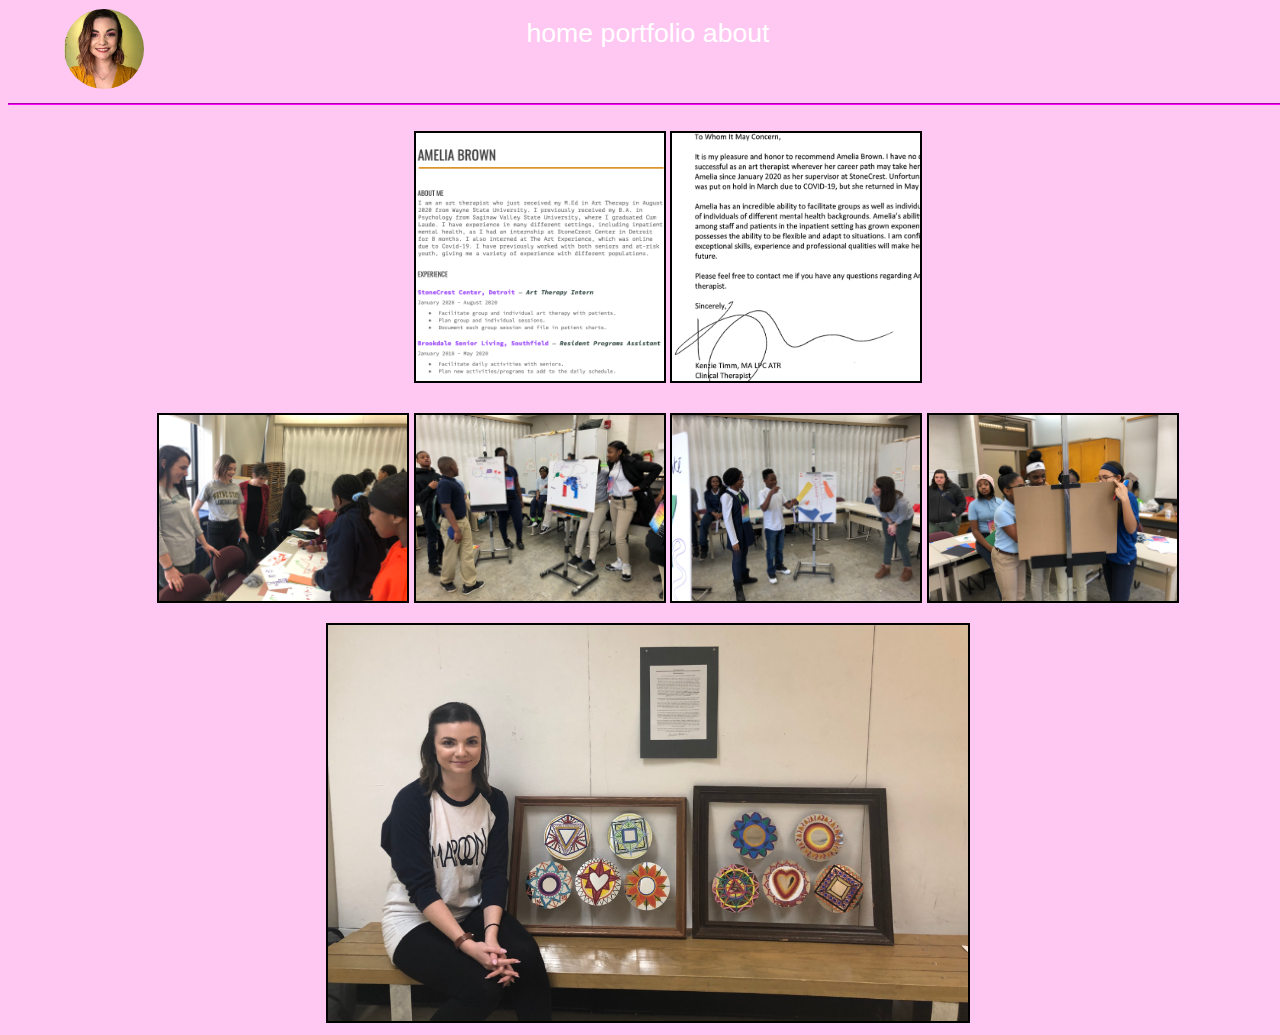
<file: index.html>
<!DOCTYPE html>
<html lang="en">
<head>
    <meta charset="UTF-8">
    <meta name="viewport" content="width=device-width, initial-scale=1.0">
    <title>Art Therapy by Amelia</title>
    <link rel="stylesheet" href="index.css">
    <script src="https://code.jquery.com/jquery-3.5.1.slim.min.js" integrity="sha256-4+XzXVhsDmqanXGHaHvgh1gMQKX40OUvDEBTu8JcmNs=" crossorigin="anonymous"></script>
</head>
<style>
    img {
    border: solid black 2px;
}
</style>
<script>
    $(function () {
    $('#portfolio').bind({
        'touchstart': function () {
            if ($(this).hasClass('hover')) {
                $(this).removeClass('hover')
            }else {
                $(this).addClass('hover')
            }
        },
        'touchcancel': function() {
            $(this).removeClass('hover')
        },
        'touchend': function() {
            $(this).removeClass('hover')
        }
    });
    $('#portfolio').on('touchend', function() {
        $(this).removeClass('hover');
    })
});

</script>

<body style="background:linear-gradient(180deg, #ffc8f3 100%, white); height: 100%">
    <div class='header' style="height: 100%; background: linear-gradient(180deg, #ffc8f3 100%, white);">
        <img id="headshot" src="/art-experientials/IMG-1617.jpg"/>
        <a href="/index.html">home</a> 
        <span class="dropdown" id="portfolio">portfolio 
            <div class="dropdown-content">
                        <a href="/myart.html" style="color: purple">my art</a> <br>
                        <a href="/artexp.html" style="color: purple" >art experientials</a><br>
                        <a href="/assignments.html" style="color: purple" >assignments</a>

            </div>
        </span>
        <a href="/about.html">about</a> 
        
    </div>
    <div class="table">
        <br><br>
        <hr style="border-color: magenta;">
        <ul class="horizontal-list">
            <li>
                <a href="Resume.pdf" id="resumeThumb">
                    <img  id="resumeThumbImg" style="max-width: 20%; border:solid 2px black; " src="resumeThumb.png">
                        <!-- <p id="resumeLabel">resume</p> -->
                    </img>
                </a>
            </li>
            <li>
                <a href="recLetter.pdf" id="recThumb">
                    <img  id="recThumbImg" style=" max-width: 20%; border:solid 2px black; " src="recThumb.png">
                        <!-- <p id="recLabel">letters of <br>recommendation</p> -->
                    </img>
                 </a>
            </li>
        </ul>
    </div>
    <div class="table">

        <ul class="horizontal-list">
            <li>
                <img style="max-width: 20%" src="/art-experientials/IMG-0808.jpg" alt="">
            </li>
            <li>
                <img style="max-width: 20%;"src="/art-experientials/IMG-0814.jpg" alt="">
            </li>
            <li>
                <img style="max-width: 20%;"src="/art-experientials/IMG-0824.jpg" alt="">
            </li>
            <li>
                <img style="max-width: 20%;"src="/art-experientials/IMG-0809.jpg" alt="">
            </li>
        </ul>
    </div>
    <img style="max-width:60%; margin-left: auto; margin-right: auto; width: 50%; border: solid black 2px"src="/my-art/IMG-0446.jpg" alt="">
    
</body>
</html>
</file>
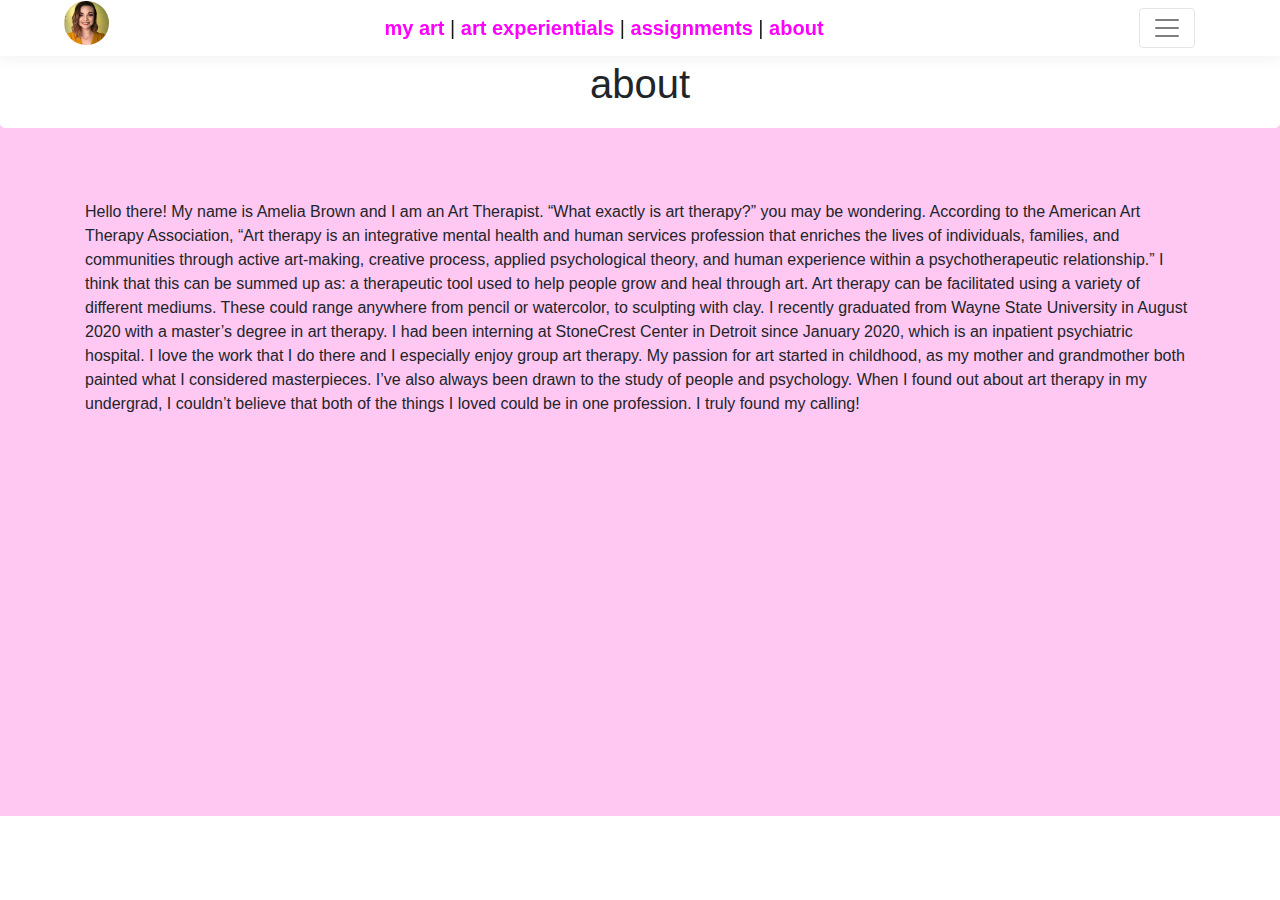
<file: about.html>
<!DOCTYPE html>
<!-- saved from url=(0049)https://getbootstrap.com/docs/4.0/examples/album/ -->
<html lang="en"><head><meta http-equiv="Content-Type" content="text/html; charset=UTF-8" style="background-color: #ffc8f3;">
    
    <meta name="viewport" content="width=device-width, initial-scale=1, shrink-to-fit=no">
    <meta name="description" content="">
    <meta name="author" content="">
    <link rel="icon" href="https://getbootstrap.com/docs/4.0/assets/img/favicons/favicon.ico">

    <title>Art Therapy by Amelia</title>

    <link rel="canonical" href="https://getbootstrap.com/docs/4.0/examples/album/">

    <!-- Bootstrap core CSS -->
    <link href="./bootStrapexample_files/bootstrap.min.css" rel="stylesheet">

    <!-- Custom styles for this template -->
    <link href="./bootStrapexample_files/album.css" rel="stylesheet">
  </head>



  <body style="background-color: #ffc8f3;">

    <header>
      <div class="collapse bg-light" id="navbarHeader">
        <div class="container" >
          <div class="row">
            <div class="col-sm-8 col-md-7 py-4">
              <h4 class="text-gray">about</h4>
              <p class="text-muted">My passion for art started in childhood, as my mother and grandmother both painted what I considered masterpieces. I’ve also always been drawn to the study of people and psychology. When I found out about art therapy in my undergrad, I couldn’t believe that both of the things I loved could be in one profession. I truly found my calling!</p>
            </div>
            <div class="col-sm-4 offset-md-1 py-4">
              <h4 class="text-gray">contact</h4>
              <ul class="list-unstyled">
                <li><a target="_blank" href="https://www.instagram.com/amelia_photo/">instagram</a></li>
                <li><a target="_blank" href="emailto:ameliaphoto94@gmail.com" >email me</a></li>
              </ul>
            </div>
          </div>
        </div>
      </div>
      <div class="navbar navbar-light box-shadow" id="header-bar">
        <div class="container d-flex justify-content-between">
            <a href="/index.html">
                <img id="headshot" src="art-experientials/IMG-1617.jpg" alt="">
              </a>
			<div class="navbar-brand d-flex align-items-center">
					<a href="/myart.html"><strong>my art</strong></a>
					&nbsp;|&nbsp;
                    <a href="/artexp.html"> <strong>art experientials</strong></a>
                    &nbsp;|&nbsp;
                    <a href="/assignments.html"><strong>assignments</strong></a>
                    &nbsp;|&nbsp;
                    <a href="/about.html"><strong>about</strong></a>
			</div>
        
          <button class="navbar-toggler" type="button" data-toggle="collapse" data-target="#navbarHeader" aria-controls="navbarHeader" aria-expanded="false" aria-label="Toggle navigation">
            <span class="navbar-toggler-icon"></span>
          </button>
        </div>
      </div>
    </header>

    <main role="main" style="background-color: #ffc8f3;">

        <section class="jumbotron text-center" style="background:white;">
          <div class="container">
            <h1 class="jumbotron-heading">about</h1>
            <!-- <p class="lead text-muted">blah blah blah.</p> -->
            <p>
   
  
            </p>
          </div>
        </section>
  
        <div class="album" id="mainpage" style="height: 100%; background:#ffc8f3">
          <div class="container" style="height: 100%; background-color: #ffc8f3;">
            <p>
                <br><br><br>
                Hello there! My name is Amelia Brown and I am an Art Therapist. “What exactly is art therapy?” you may be wondering. According to the American Art Therapy Association, “Art therapy is an integrative mental health and human services profession that enriches the lives of individuals, families, and communities through active art-making, creative process, applied psychological theory, and human experience within a psychotherapeutic relationship.” I think that this can be summed up as: a therapeutic tool used to help people grow and heal through art. Art therapy can be facilitated using a variety of different mediums. These could range anywhere from pencil or watercolor, to sculpting with clay. I recently graduated from Wayne State University in August 2020 with a master’s degree in art therapy. I had been interning at StoneCrest Center in Detroit since January 2020, which is an inpatient psychiatric hospital. I love the work that I do there and I especially enjoy group art therapy.
My passion for art started in childhood, as my mother and grandmother both painted what I considered masterpieces. I’ve also always been drawn to the study of people and psychology. When I found out about art therapy in my undergrad, I couldn’t believe that both of the things I loved could be in one profession. I truly found my calling!
            </p>
            
          </div>
        </div>
  
      </main>
      <div style="height: 100%; background-color: #ffc8f3;">
        <br><br><br><br><br><br><br><br><br><br><br><br><br><br><br><br>
      </div>


    <!-- Bootstrap core JavaScript
    ================================================== -->
    <!-- Placed at the end of the document so the pages load faster -->
    <script src="./bootStrapexample_files/jquery-3.2.1.slim.min.js.download" integrity="sha384-KJ3o2DKtIkvYIK3UENzmM7KCkRr/rE9/Qpg6aAZGJwFDMVNA/GpGFF93hXpG5KkN" crossorigin="anonymous"></script>
    <script>window.jQuery || document.write('<script src="../../assets/js/vendor/jquery-slim.min.js"><\/script>')</script>
    <script src="./bootStrapexample_files/popper.min.js.download"></script>
    <script src="./bootStrapexample_files/bootstrap.min.js.download"></script>
    <script src="./bootStrapexample_files/holder.min.js.download"></script>
</file>
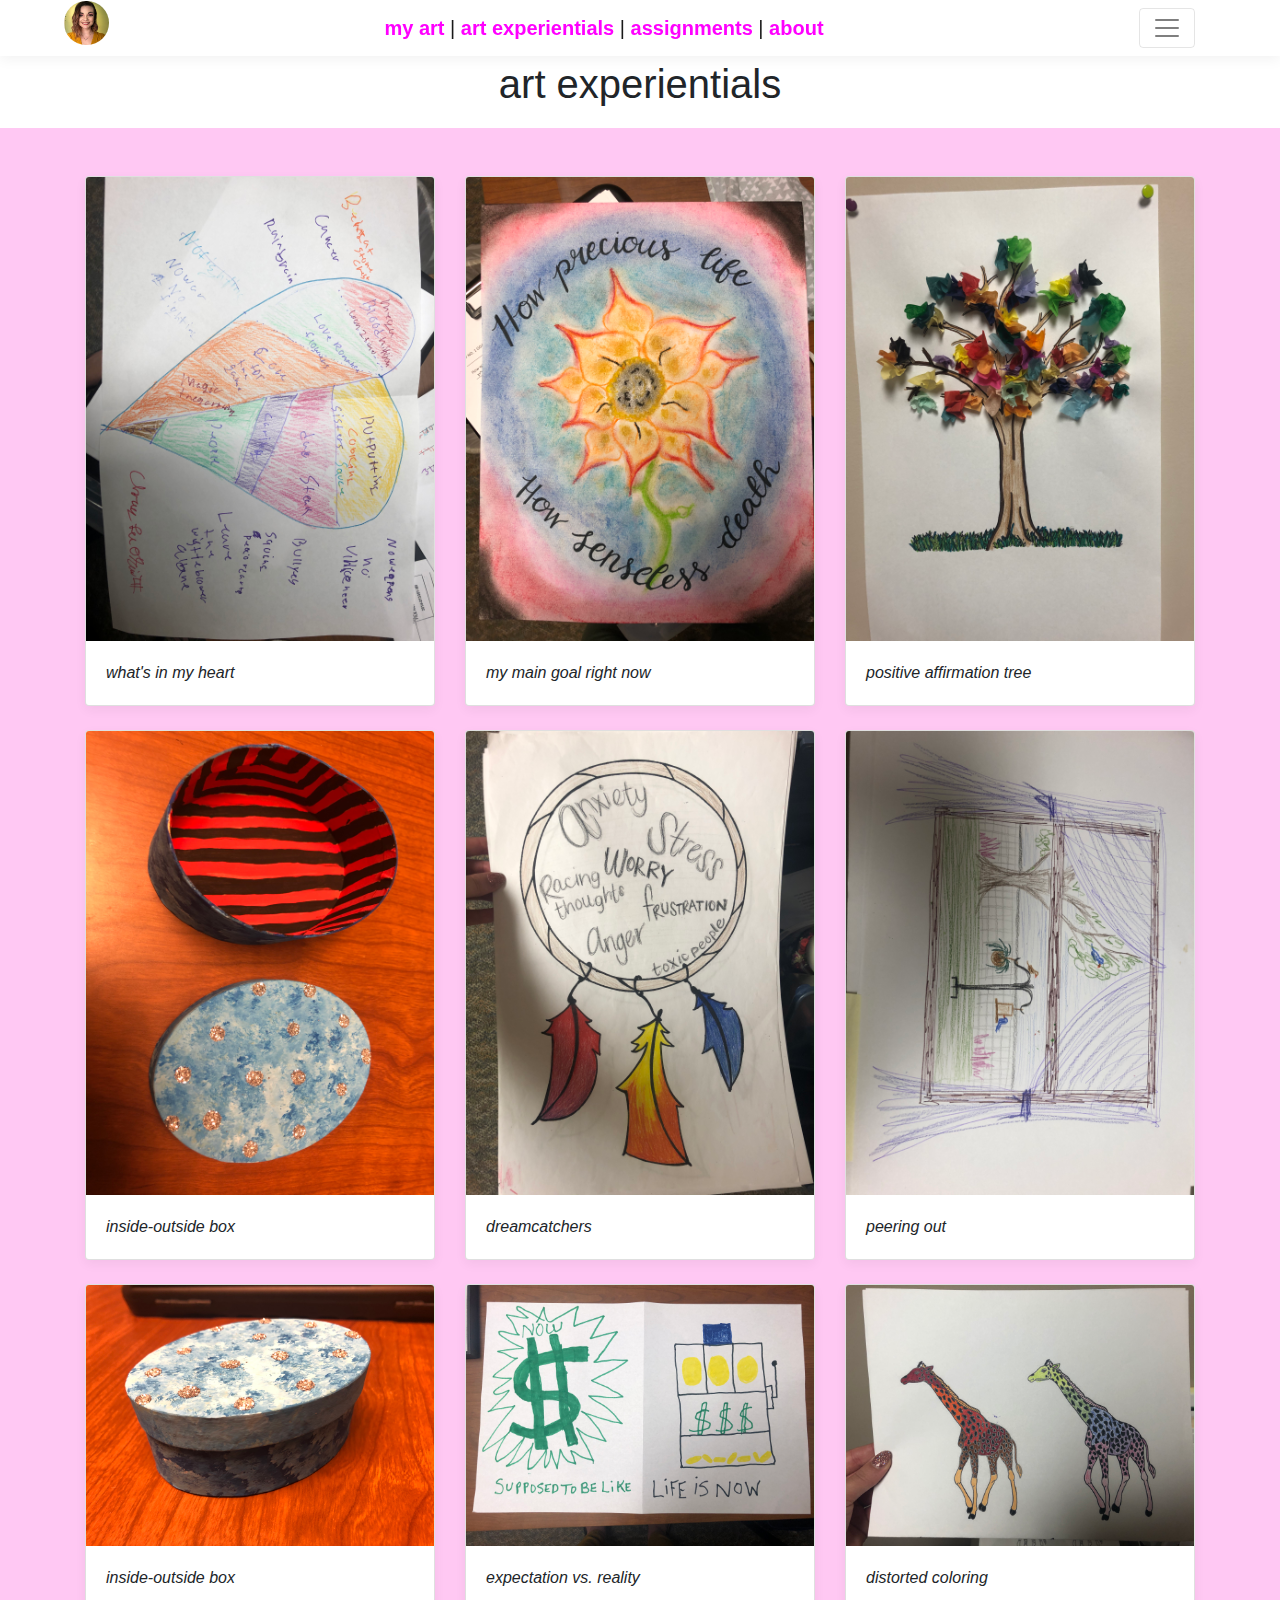
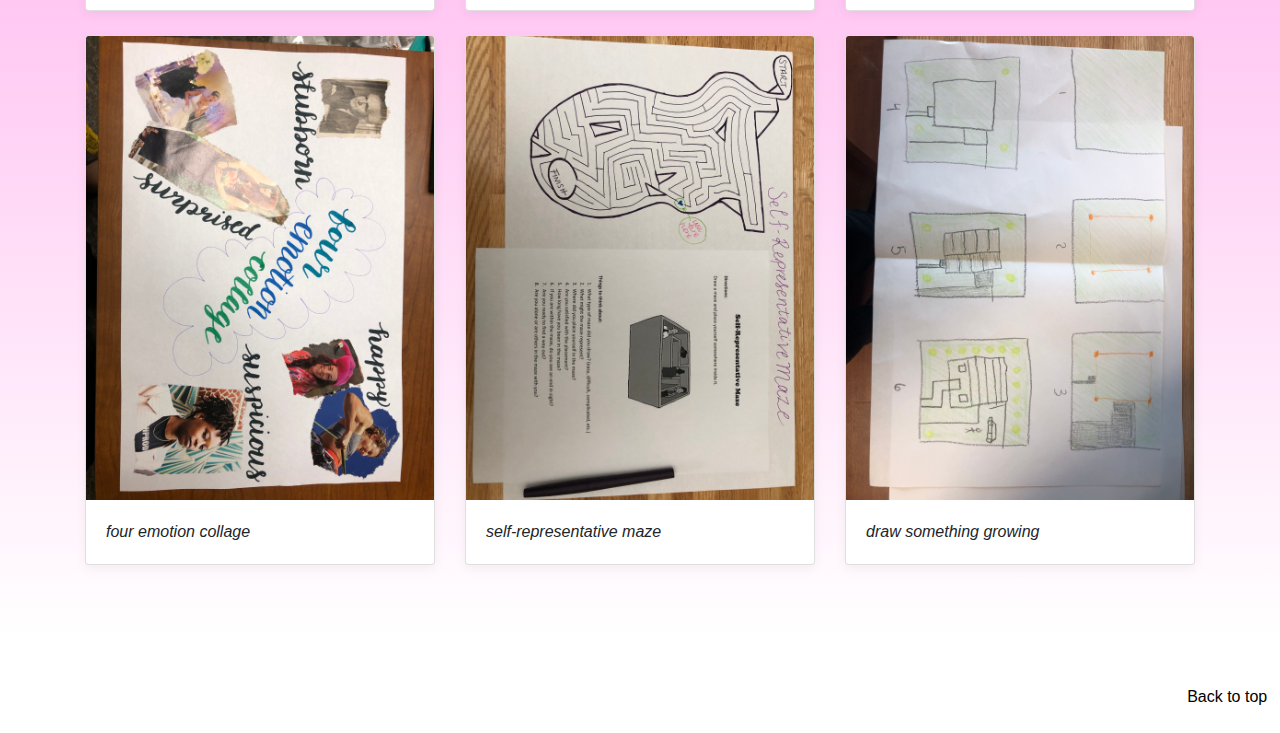
<file: artexp.html>
<!DOCTYPE html>
<!-- saved from url=(0049)https://getbootstrap.com/docs/4.0/examples/album/ -->
<html lang="en"><head><meta http-equiv="Content-Type" content="text/html; charset=UTF-8">
    
    <meta name="viewport" content="width=device-width, initial-scale=1, shrink-to-fit=no">
    <meta name="description" content="">
    <meta name="author" content="">
    <link rel="icon" href="https://getbootstrap.com/docs/4.0/assets/img/favicons/favicon.ico">

    <title>Art Therapy by Amelia</title>

    <link rel="canonical" href="https://getbootstrap.com/docs/4.0/examples/album/">

    <!-- Bootstrap core CSS -->
    <link href="./bootStrapexample_files/bootstrap.min.css" rel="stylesheet">

    <!-- Custom styles for this template -->
    <link href="./bootStrapexample_files/album.css" rel="stylesheet">
  </head>

  <body>

    <header>
      <div class="collapse bg-light" id="navbarHeader">
        <div class="container" >
          <div class="row">
            <div class="col-sm-8 col-md-7 py-4">
              <h4 class="text-gray">about</h4>
              <p class="text-muted">My passion for art started in childhood, as my mother and grandmother both painted what I considered masterpieces. I’ve also always been drawn to the study of people and psychology. When I found out about art therapy in my undergrad, I couldn’t believe that both of the things I loved could be in one profession. I truly found my calling!</p>
            </div>
            <div class="col-sm-4 offset-md-1 py-4">
              <h4 class="text-gray">contact</h4>
              <ul class="list-unstyled">
                <li><a target="_blank" href="https://www.instagram.com/amelia_photo/">instagram</a></li>
                <li><a target="_blank" href="emailto:ameliaphoto94@gmail.com" >email me</a></li>
              </ul>
            </div>
          </div>
        </div>
      </div>
      <div class="navbar navbar-light box-shadow" id="header-bar">
        <div class="container d-flex justify-content-between">
            <a href="/index.html">
                <img id="headshot" src="art-experientials/IMG-1617.jpg" alt="">
              </a>
			<div class="navbar-brand d-flex align-items-center">
					<a href="/myart.html"><strong>my art</strong></a>
					&nbsp;|&nbsp;
          <a href="/artexp.html"> <strong>art experientials</strong></a>
          &nbsp;|&nbsp;
          <a href="/assignments.html"><strong>assignments</strong></a>
          &nbsp;|&nbsp;
                    <a href="/about.html"><strong>about</strong></a>
			</div>
        
          <button class="navbar-toggler" type="button" data-toggle="collapse" data-target="#navbarHeader" aria-controls="navbarHeader" aria-expanded="false" aria-label="Toggle navigation">
            <span class="navbar-toggler-icon"></span>
          </button>
        </div>
      </div>
    </header>

    <main role="main">

      <section class="jumbotron text-center">
        <div class="container">
          <h1 class="jumbotron-heading">art experientials</h1>
          <!-- <p class="lead text-muted">blah blah blah.</p> -->
          <p>
 

          </p>
        </div>
      </section>

      <div class="album py-5 bg-light" id="mainpage">
        <div class="container">

          <div class="row">
            <div class="col-md-4">
                <div class="card mb-4 box-shadow">
                        <img class="card-img-top" src="/art-experientials/IMG-2613.jpg" data-holder-rendered="true" style="display: inline-block; ">
                    <div class="card-body">
                        <i class="card-text">what's in my heart</i>
                        <div class="d-flex justify-content-between align-items-center">
                            <div class="btn-group">
                            </div>
                        </div>
                    </div>
                </div>
            </div>
            <div class="col-md-4">
              <div class="card mb-4 box-shadow">
                
                    <img class="card-img-top"  style="display: block;" src="/art-experientials/IMG-2621.jpg" data-holder-rendered="true">
                
                
                <div class="card-body">
                    <i class="card-text">my main goal right now</i>
                  <div class="d-flex justify-content-between align-items-center">
                    <div class="btn-group">
                      <!-- <button type="button" class="btn btn-sm btn-outline-secondary">View</button>
                      <button type="button" class="btn btn-sm btn-outline-secondary">Edit</button> -->
                    </div>
                    <!-- <small class="text-muted">9 mins</small> -->
                  </div>
                </div>
              </div>
            </div>
            <div class="col-md-4">
              <div class="card mb-4 box-shadow">
                        <img class="card-img-top" alt="Thumbnail [100%x225]" src="/art-experientials/IMG-2943.jpg" data-holder-rendered="true" style="display: block;">
                <div class="card-body">
                    <i class="card-text">positive affirmation tree</i>
                  <div class="d-flex justify-content-between align-items-center">
                    <div class="btn-group">
                    </div>
                  </div>
                </div>
              </div>
            </div>
            

            <div class="col-md-4">
              <div class="card mb-4 box-shadow">
                  
                    <img class="card-img-top" 
                    src="/art-experientials/IMG-2985.jpg" data-holder-rendered="true" style="display: block;">
                
                <div class="card-body">
                    <i class="card-text">inside-outside box</i>
                  <div class="d-flex justify-content-between align-items-center">
                    <div class="btn-group">

                    </div>

                  </div>
                </div>
              </div>
            </div>
            <div class="col-md-4">
                <div class="card mb-4 box-shadow">
                    
                        <img class="card-img-top" src="art-experientials/IMG-2945.jpg" data-holder-rendered="true" style="display: block;">
                    
                <div class="card-body">
                    <i class="card-text">dreamcatchers</i>
                  <div class="d-flex justify-content-between align-items-center">
                    <div class="btn-group">

                    </div>

                  </div>
                </div>
              </div>
            </div>
            <div class="col-md-4">
              <div class="card mb-4 box-shadow">
                  
                    <img class="card-img-top"  src="/art-experientials/IMG-2946.jpg" data-holder-rendered="true" style="display: block;">
                
                <div class="card-body">
                    <i class="card-text">peering out</i>
                  <div class="d-flex justify-content-between align-items-center">
                    <div class="btn-group">
                    </div>
                  </div>
                </div>
              </div>
            </div>
            <div class="col-md-4">
                <div class="card mb-4 box-shadow">
                    
                      <img class="card-img-top" src="/art-experientials/IMG-2986.jpg"  data-holder-rendered="true" style="display: block;">
                  
                  <div class="card-body">
                    <i class="card-text">inside-outside box</i>
                    <div class="d-flex justify-content-between align-items-center">
                      <div class="btn-group">
                      </div>
                    </div>
                  </div>
                </div>
              </div>
              <div class="col-md-4">
                <div class="card mb-4 box-shadow">
                    
                      <img class="card-img-top"  src="/art-experientials/IMG-2948.jpg" data-holder-rendered="true" style="display: block;">
                  
                  <div class="card-body">
                    <i class="card-text">expectation vs. reality</i>
                    <div class="d-flex justify-content-between align-items-center">
                      <div class="btn-group">
                      </div>
                    </div>
                  </div>
                </div>
              </div>
              <div class="col-md-4">
                <div class="card mb-4 box-shadow">
                    
                      <img class="card-img-top"  src="/art-experientials/IMG-2947.jpg" data-holder-rendered="true" style="display: block;">
                  
                  <div class="card-body">
                    <i class="card-text">distorted coloring</i>
                    <div class="d-flex justify-content-between align-items-center">
                      <div class="btn-group">
                      </div>
                    </div>
                  </div>
                </div>
              </div>
              <div class="col-md-4">
                <div class="card mb-4 box-shadow">
                    
                      <img class="card-img-top"  src="/art-experientials/IMG-3046.jpg" data-holder-rendered="true" style="display: block;">
                  
                  <div class="card-body">
                    <i class="card-text">four emotion collage</i>
                    <div class="d-flex justify-content-between align-items-center">
                      <div class="btn-group">
                      </div>
                    </div>
                  </div>
                </div>
              </div>
              <div class="col-md-4">
                <div class="card mb-4 box-shadow">
                    
                      <img class="card-img-top"  src="/art-experientials/IMG-3047.jpg" data-holder-rendered="true" style="display: block;">
                  
                  <div class="card-body">
                    <i class="card-text">self-representative maze</i>
                    <div class="d-flex justify-content-between align-items-center">
                      <div class="btn-group">
                      </div>
                    </div>
                  </div>
                </div>
              </div>
              <div class="col-md-4">
                <div class="card mb-4 box-shadow">
                    
                      <img class="card-img-top"  src="/art-experientials/IMG-3058.jpg" data-holder-rendered="true" style="display: block;">
                  
                  <div class="card-body">
                    <i class="card-text">draw something growing</i>
                    <div class="d-flex justify-content-between align-items-center">
                      <div class="btn-group">
                      </div>
                    </div>
                  </div>
                </div>
              </div>
              
          </div>
        </div>
      </div>

    </main>

    <footer class="text-muted">
      <div class="container">
        <p class="float-right">
          <a style="color:black; right: 1%;position: absolute;"href="#">Back to top</a>
        </p>
        
      </div>
    </footer>

    <!-- Bootstrap core JavaScript
    ================================================== -->
    <!-- Placed at the end of the document so the pages load faster -->
    <script src="./bootStrapexample_files/jquery-3.2.1.slim.min.js.download" integrity="sha384-KJ3o2DKtIkvYIK3UENzmM7KCkRr/rE9/Qpg6aAZGJwFDMVNA/GpGFF93hXpG5KkN" crossorigin="anonymous"></script>
    <script>window.jQuery || document.write('<script src="../../assets/js/vendor/jquery-slim.min.js"><\/script>')</script>
    <script src="./bootStrapexample_files/popper.min.js.download"></script>
    <script src="./bootStrapexample_files/bootstrap.min.js.download"></script>
    <script src="./bootStrapexample_files/holder.min.js.download"></script>
  

<svg xmlns="http://www.w3.org/2000/svg" width="348" height="225" viewBox="0 0 348 225" preserveAspectRatio="none" style="display: none; visibility: hidden; position: absolute; top: -100%; left: -100%;"><defs><style type="text/css"></style></defs><text x="0" y="17" style="font-weight:bold;font-size:17pt;font-family:Arial, Helvetica, Open Sans, sans-serif">Thumbnail</text></svg></body></html>
</file>
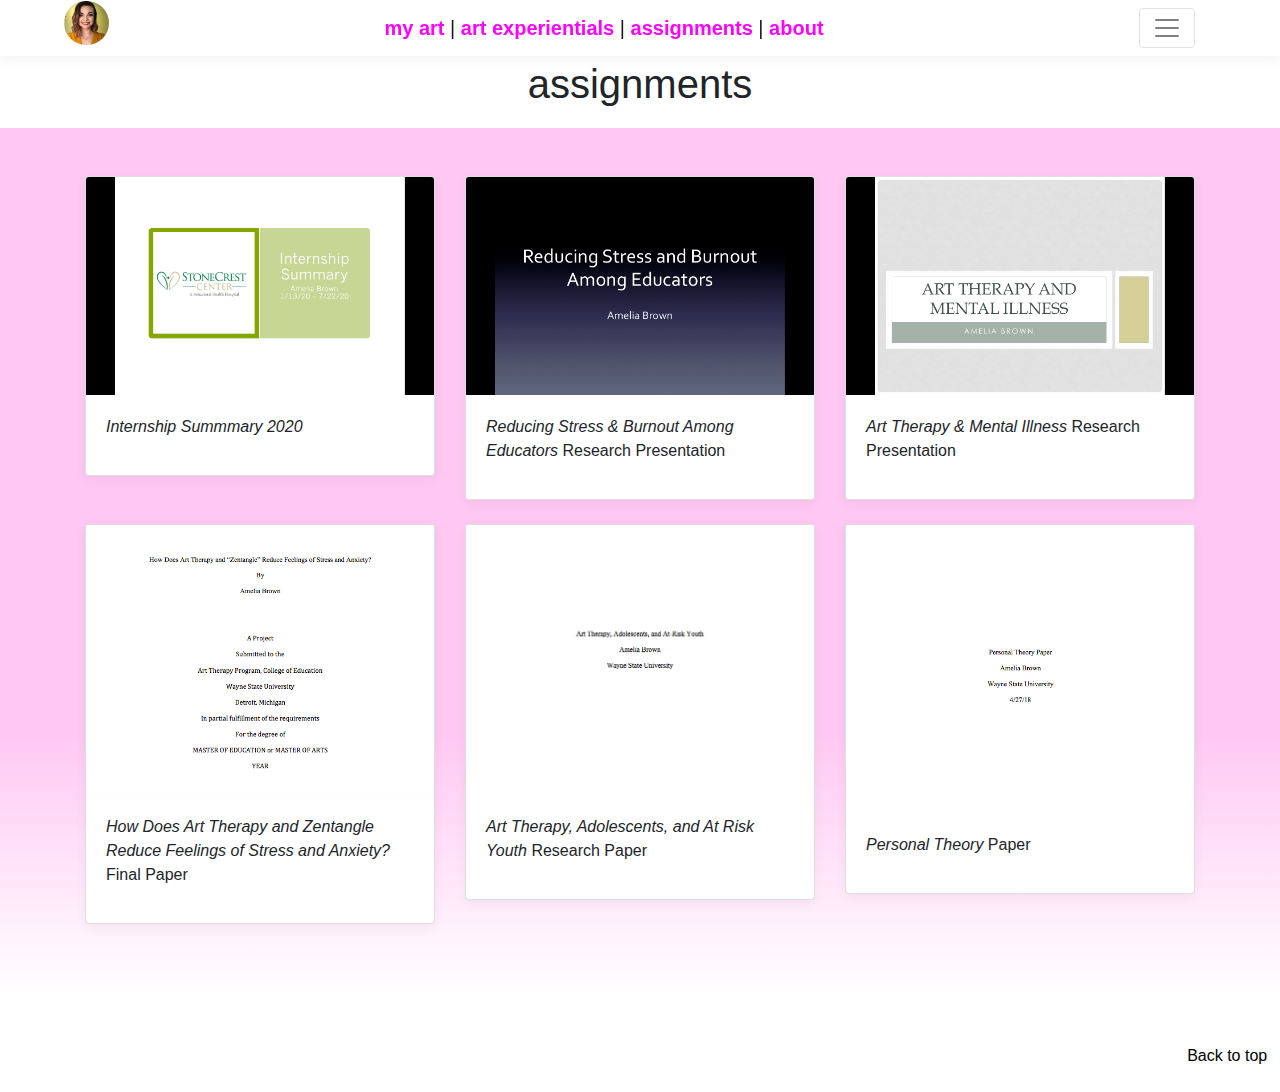
<file: assignments.html>
<!DOCTYPE html>
<!-- saved from url=(0049)https://getbootstrap.com/docs/4.0/examples/album/ -->
<html lang="en"><head><meta http-equiv="Content-Type" content="text/html; charset=UTF-8">
    
    <meta name="viewport" content="width=device-width, initial-scale=1, shrink-to-fit=no">
    <meta name="description" content="">
    <meta name="author" content="">
    <link rel="icon" href="https://getbootstrap.com/docs/4.0/assets/img/favicons/favicon.ico">

    <title>Art Therapy by Amelia</title>

    <link rel="canonical" href="https://getbootstrap.com/docs/4.0/examples/album/">

    <!-- Bootstrap core CSS -->
    <link href="./bootStrapexample_files/bootstrap.min.css" rel="stylesheet">

    <!-- Custom styles for this template -->
    <link href="./bootStrapexample_files/album.css" rel="stylesheet">
  </head>

  <body>

    <header>
      <div class="collapse bg-light" id="navbarHeader">
        <div class="container" >
          <div class="row">
            <div class="col-sm-8 col-md-7 py-4">
              <h4 class="text-gray">about</h4>
              <p class="text-muted">My passion for art started in childhood, as my mother and grandmother both painted what I considered masterpieces. I’ve also always been drawn to the study of people and psychology. When I found out about art therapy in my undergrad, I couldn’t believe that both of the things I loved could be in one profession. I truly found my calling!</p>
            </div>
            <div class="col-sm-4 offset-md-1 py-4">
              <h4 class="text-gray">contact</h4>
              <ul class="list-unstyled">
                <li><a target="_blank" href="https://www.instagram.com/amelia_photo/">instagram</a></li>
                <li><a target="_blank" href="emailto:ameliaphoto94@gmail.com" >email me</a></li>
              </ul>
            </div>
          </div>
        </div>
      </div>
      <div class="navbar navbar-light box-shadow" id="header-bar">
        <div class="container d-flex justify-content-between">
            <a href="/index.html">
                <img id="headshot" src="art-experientials/IMG-1617.jpg" alt="">
              </a>
			<div class="navbar-brand d-flex align-items-center">
					<a href="/myart.html"><strong>my art</strong></a>
					&nbsp;|&nbsp;
          <a href="/artexp.html"> <strong>art experientials</strong></a>
          &nbsp;|&nbsp;
          <a href="/assignments.html"><strong>assignments</strong></a>
          &nbsp;|&nbsp;
                    <a href="/about.html"><strong>about</strong></a>
			</div>
        
          <button class="navbar-toggler" type="button" data-toggle="collapse" data-target="#navbarHeader" aria-controls="navbarHeader" aria-expanded="false" aria-label="Toggle navigation">
            <span class="navbar-toggler-icon"></span>
          </button>
        </div>
      </div>
    </header>

    <main role="main">

      <section class="jumbotron text-center">
        <div class="container">
          <h1 class="jumbotron-heading">assignments</h1>
          <!-- <p class="lead text-muted">blah blah blah.</p> -->
          <p>
 

          </p>
        </div>
      </section>

      <div class="album py-5 bg-light" id="mainpage">
        <div class="container">

          <div class="row">
            <div class="col-md-4">
                <div class="card mb-4 box-shadow">
                    <a target="_blank" href="assignments/Amelia Brown Internship Summary W2020.pdf"> 
                        <img class="card-img-top" src="/assignments/assignThumb3.png" data-holder-rendered="true" style="display: inline-block; ">
                    </a>
                    <div class="card-body">
                        <p class="card-text"><i>Internship Summmary 2020</i></p>
                        <div class="d-flex justify-content-between align-items-center">
                            <div class="btn-group">
                            </div>
                        </div>
                    </div>
                </div>
            </div>
            <div class="col-md-4">
              <div class="card mb-4 box-shadow">
                <a target="_blank" href="assignments/Reducing Stress & Burnout Among Educators.pdf">
                    <img class="card-img-top"  style="display: block;" src="/assignments/assignThumb1.png" data-holder-rendered="true">
                </a>
                
                <div class="card-body">
                  <p class="card-text"><i>Reducing Stress & Burnout Among Educators</i> Research Presentation</p>
                  <div class="d-flex justify-content-between align-items-center">
                    <div class="btn-group">
                      <!-- <button type="button" class="btn btn-sm btn-outline-secondary">View</button>
                      <button type="button" class="btn btn-sm btn-outline-secondary">Edit</button> -->
                    </div>
                    <!-- <small class="text-muted">9 mins</small> -->
                  </div>
                </div>
              </div>
            </div>
            <div class="col-md-4">
              <div class="card mb-4 box-shadow">
                    <a target="_blank" href="assignments/Art Therapy & SMI.pdf">
                        <img class="card-img-top" alt="Thumbnail [100%x225]" src="/assignments/assignThumb2.png" data-holder-rendered="true" style="display: block;">
                    </a>
                <div class="card-body">
                  <p class="card-text"><i>Art Therapy & Mental Illness</i> Research Presentation</p>
                  <div class="d-flex justify-content-between align-items-center">
                    <div class="btn-group">
                    </div>
                  </div>
                </div>
              </div>
            </div>
            

            <div class="col-md-4">
              <div class="card mb-4 box-shadow">
                  <a target="_blank" href="/assignments/Amelia Final Paper 2020 Edited.docx">
                    <img class="card-img-top" src="/assignments/assignThumb6.png" data-holder-rendered="true" style="display: block;">
                </a>
                <div class="card-body">
                  <p class="card-text"><i>How Does Art Therapy and Zentangle Reduce Feelings of Stress and Anxiety?</i>Final Paper</p>
                  <div class="d-flex justify-content-between align-items-center">
                    <div class="btn-group">

                    </div>

                  </div>
                </div>
              </div>
            </div>
            <div class="col-md-4">
                <div class="card mb-4 box-shadow">
                    <a target="_blank" href="/assignments/AT & At-Risk Youth.groups.docx">
                        <img class="card-img-top" src="assignments/assignThumb5.png" data-holder-rendered="true" style="display: block;">
                    </a>
                <div class="card-body">
                  <p class="card-text"><i>Art Therapy, Adolescents, and At Risk Youth</i> Research Paper</p>
                  <div class="d-flex justify-content-between align-items-center">
                    <div class="btn-group">

                    </div>

                  </div>
                </div>
              </div>
            </div>
            <div class="col-md-4">
              <div class="card mb-4 box-shadow">
                  <a target="_blank" href="assignments/Personal Theory Paper.docx">
                    <img class="card-img-top"  src="/assignments/assignThumb4.png" data-holder-rendered="true" style="display: block;">
                </a>
                <div class="card-body">
                  <p class="card-text"><i>Personal Theory</i> Paper</p>
                  <div class="d-flex justify-content-between align-items-center">
                    <div class="btn-group">
                    </div>
                  </div>
                </div>
              </div>
            </div>
          </div>
        </div>
      </div>

    </main>

    <footer class="text-muted">
      <div class="container">
        <p class="float-right">
          <a style="color:black; right: 1%;position: absolute;"href="#">Back to top</a>
        </p>
        
      </div>
    </footer>

    <!-- Bootstrap core JavaScript
    ================================================== -->
    <!-- Placed at the end of the document so the pages load faster -->
    <script src="./bootStrapexample_files/jquery-3.2.1.slim.min.js.download" integrity="sha384-KJ3o2DKtIkvYIK3UENzmM7KCkRr/rE9/Qpg6aAZGJwFDMVNA/GpGFF93hXpG5KkN" crossorigin="anonymous"></script>
    <script>window.jQuery || document.write('<script src="../../assets/js/vendor/jquery-slim.min.js"><\/script>')</script>
    <script src="./bootStrapexample_files/popper.min.js.download"></script>
    <script src="./bootStrapexample_files/bootstrap.min.js.download"></script>
    <script src="./bootStrapexample_files/holder.min.js.download"></script>
  

<svg xmlns="http://www.w3.org/2000/svg" width="348" height="225" viewBox="0 0 348 225" preserveAspectRatio="none" style="display: none; visibility: hidden; position: absolute; top: -100%; left: -100%;"><defs><style type="text/css"></style></defs><text x="0" y="17" style="font-weight:bold;font-size:17pt;font-family:Arial, Helvetica, Open Sans, sans-serif">Thumbnail</text></svg></body></html>
</file>
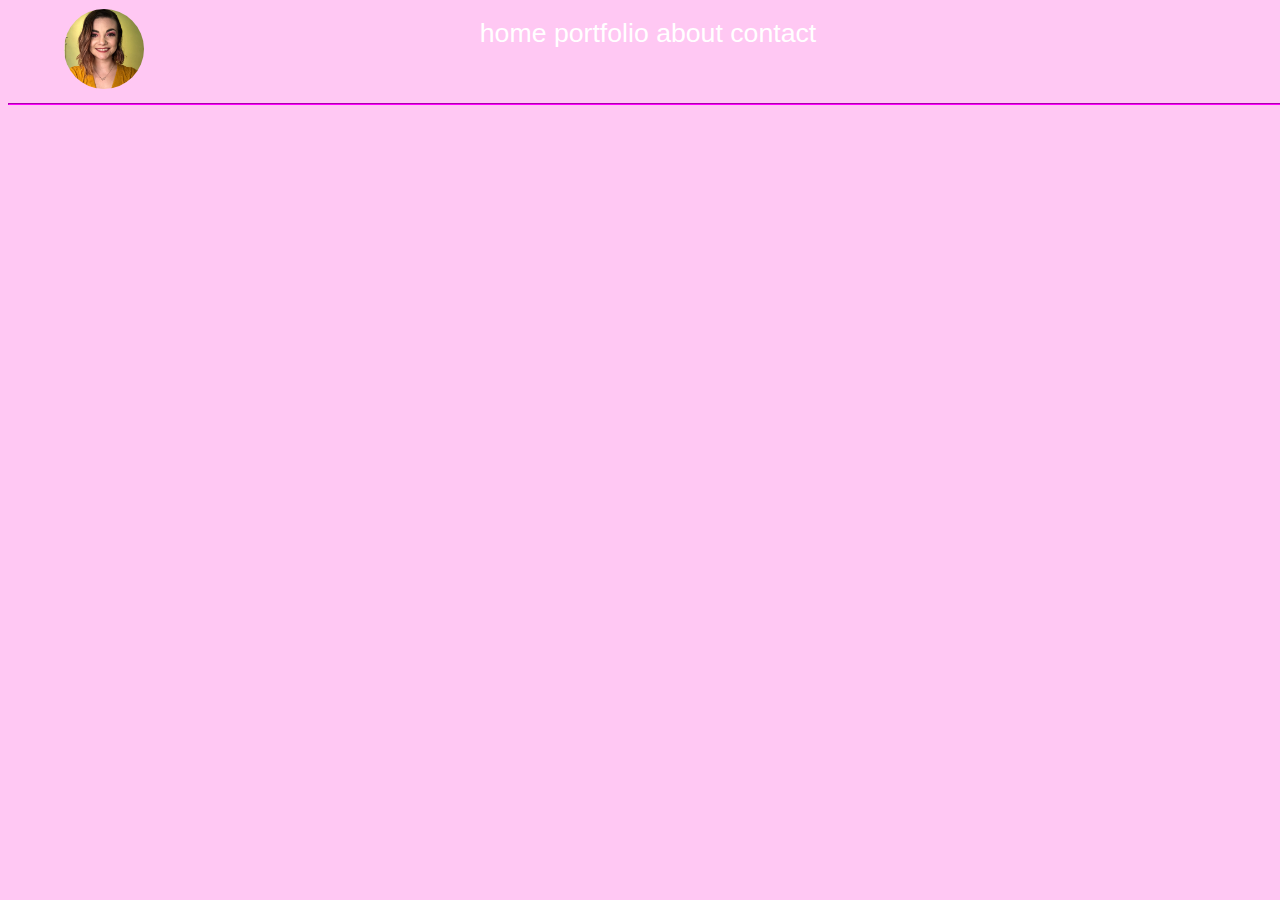
<file: contact.html>
<!DOCTYPE html>
<html lang="en">
<head>
    <meta charset="UTF-8">
    <meta name="viewport" content="width=device-width, initial-scale=1.0">
    <title>Contact Amelia</title>
    <link rel="stylesheet" href="index.css">
    <script src="https://code.jquery.com/jquery-3.5.1.slim.min.js" integrity="sha256-4+XzXVhsDmqanXGHaHvgh1gMQKX40OUvDEBTu8JcmNs=" crossorigin="anonymous"></script>
    
</head>
<script>
    $(function () {
    $('#portfolio').bind({
        'touchstart': function () {
            if ($(this).hasClass('hover')) {
                $(this).removeClass('hover')
            }else {
                $(this).addClass('hover')
            }
        },
        'touchcancel': function() {
            $(this).removeClass('hover')
        },
        'touchend': function() {
            $(this).removeClass('hover')
        }
    });
    $('#portfolio').on('touchend', function() {
        $(this).removeClass('hover');
    })
});

</script>
<body style="background:linear-gradient(180deg, #ffc8f3 100%, white); height: 100%">
    <div class='header' style="height: 100%; background: linear-gradient(180deg, #ffc8f3 100%, white);">
        <img id="headshot" src="/art-experientials/IMG-1617.jpg"/>
        <a href="/index.html">home</a> 
        <span class="dropdown" id="portfolio">portfolio 
            <div class="dropdown-content">
                        <a href="/myart.html" style="color: purple">My Art</a> <br>
                        <a href="/artexp.html" style="color: purple" >Art Experientials</a><br>
                        <a href="/assignments.html" style="color: purple" >Assignments</a>

            </div>
        </span>
        <a href="/about.html">about</a> 
        <a href="/contact.html">contact</a>
        
    </div>
    <br><br>
    <hr style="border-color: magenta;">
    <div>

    </div>
    
</body>
</html>
</file>
<file: index.css>
html{
    /* background-repeat: no-repeat; */
    font-family: 'Lucida Sans', 'Lucida Sans Regular', 'Lucida Grande', 'Lucida Sans Unicode', Geneva, Verdana, sans-serif;
    text-align: center;
    overflow-x: hidden;
}
body {
    background: linear-gradient(-180deg, #ffc8f3 70%, white);
}

body {
  width: 100%;
  height: 100%;
}

.header {
    display: block;
    width: 40%;
    margin: auto;
    padding: 10px;
    color: white;
    font-size: 20pt;
}
#headshot {
    height: 80px;
    width: 80px;
    top: 1%;
    left: 5%;
    position: absolute;
    border-style: hidden;
    border-radius: 40px;
    vertical-align: middle;
}

a:link {
    color: white;
    text-decoration: none;

} 
a:visited {
    color: white;
    text-decoration: none;
}
a:hover {
    color: purple;
}

hr {
    color: white;
    background-color: black;
    border-color: white;
}

.dropdown {
    position: relative;
    display: inline-block;
}
  


  .dropdown-content {
    display: none;
    position: absolute;
    background-color: #f9f9f9;
    min-width: 160px;
    white-space: nowrap;
    line-height: 175%;
    box-shadow: 0px 8px 16px 0px rgba(0,0,0,0.2);
    padding: 12px 16px;
    z-index: 1;
    transition: height ease-out 0.5s;  
    font-size: 20px;
    text-align: left;
    color: purple;
}

.dropdown:hover {
    color: purple;
}
    
  
  .dropdown:hover .dropdown-content, .dropdown:focus .dropdown-content {
    display: block;
    height: auto;
  }

  .dropdown-content a:hover, .dropdown-content a:mouseenter {
      outline: black groove thin;
  }

  .myArt {
      /* background: linear-gradient(180deg, #ffc8f3 40%, white, 60%); */
      background: linear-gradient(-180deg, #ffc8f3 80%, white);
      width: 100%;
      height: 100%;
      display: table;
      margin-left: 0;
      margin-right: -10%;
      padding-left: 0;
      padding-right: -10%;
      margin-top: 10%;

      
  }
  .myArt img{
        max-width: 100%;
        

        padding: 1%;
  }

  ul.horizontal-list {
	min-width: 696px;
    list-style: none;
    list-style-type: none;
	padding-top: 10px;
	}
    ul.horizontal-list li {
        display: inline;
    }

#resumeThumb, #recThumb {
    opacity: 1;
    text-align: center;
    vertical-align: middle;
    transition: opacity 0.25s;
}

#resumeLabel{
    opacity: 0;
    color: black;
    font-size: 3vw;
    position: absolute;
    top: 32.5%;
    left: 37%;
    translate: (-50%, -50%);
}
/* #recLabel {
    opacity: 0;
    color: black;
    font-size: 2vw;
    position: absolute;
    top: 30%;
    left: 53%;
    translate: (-50%, -50%);
} */

#resumeThumb:hover, #recThumb:hover{
    opacity: 0.25;
    color: white;
}

#resumeThumbImg {
    position: relative;
}

#recThumbImg {
    position: relative;
}
/* 
#resLabel {
    width: 100%;
    height: 100%;
    position: absolute;
    top: 0;
    left: 0px;
    justify-content: center;
    flex-direction: column;
    align-items: center;
    display: flex;
    
} */

.text {
    width:100%;    
    height:100%;
    position: absolute;
    top: 0;
    left: 0px;
    justify-content: center;
    flex-direction: column;
    align-items: center;
    display: flex;
}
</file>
<file: bootStrapexample_files/album.css>
:root {
  --jumbotron-padding-y: 3rem;
}

.jumbotron {
  padding-top: var(--jumbotron-padding-y);
  padding-bottom: var(--jumbotron-padding-y);
  margin-bottom: 0;
  background-color: #fff;
}
@media (min-width: 768px) {
  .jumbotron {
    padding-top: calc(var(--jumbotron-padding-y) * 1.25);
    padding-bottom: calc(var(--jumbotron-padding-y) * 0.25);
  }
}

.jumbotron p:last-child {
  margin-bottom: 0;
}

.jumbotron-heading {
  font-weight: 300;
}

.jumbotron .container {
  max-width: 40rem;
}

footer {
  padding-top: 3rem;
  padding-bottom: 3rem;
}

footer p {
  margin-bottom: .25rem;
}

.box-shadow { box-shadow: 0 .25rem .75rem rgba(0, 0, 0, .05); }


html , #mainpage{
  background: linear-gradient(-180deg, #ffc8f3 70%, white);
}

#navbarHeader {
  background-color: #ffc8f3;
}

a {
  color: fuchsia;
}

a:hover {
  color: #ffc8f3;
}



header {
  position: fixed;
  width: 100%;
  z-index: 1;
}

#header-bar {
  background-color: white;
}
#headshot {
  height: 3.5vw;
  width: 3.5vw;
  top: 1%;
  left: 5%;
  position: absolute;
  border-style: hidden;
  border-radius: 3.5vw;
  vertical-align: middle;
}

html, body {
  background-repeat: no-repeat;
}
</file>
